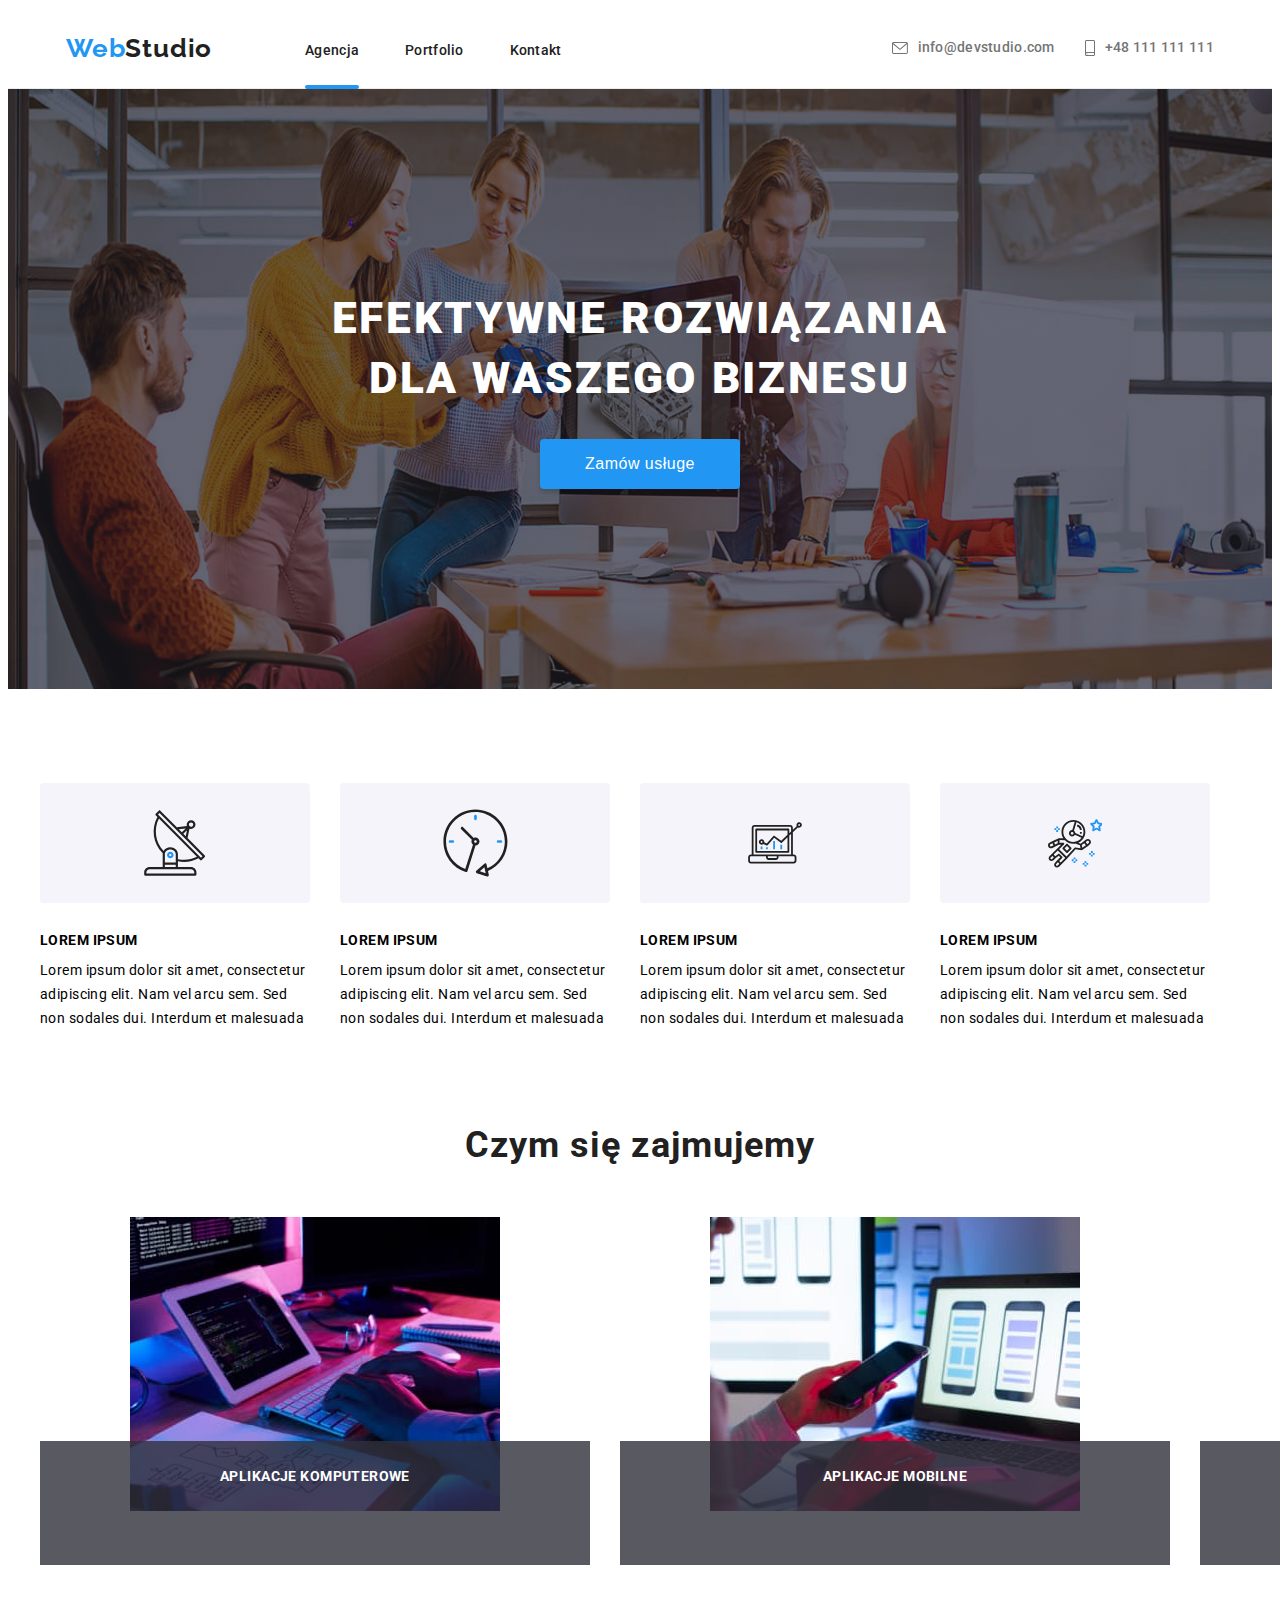
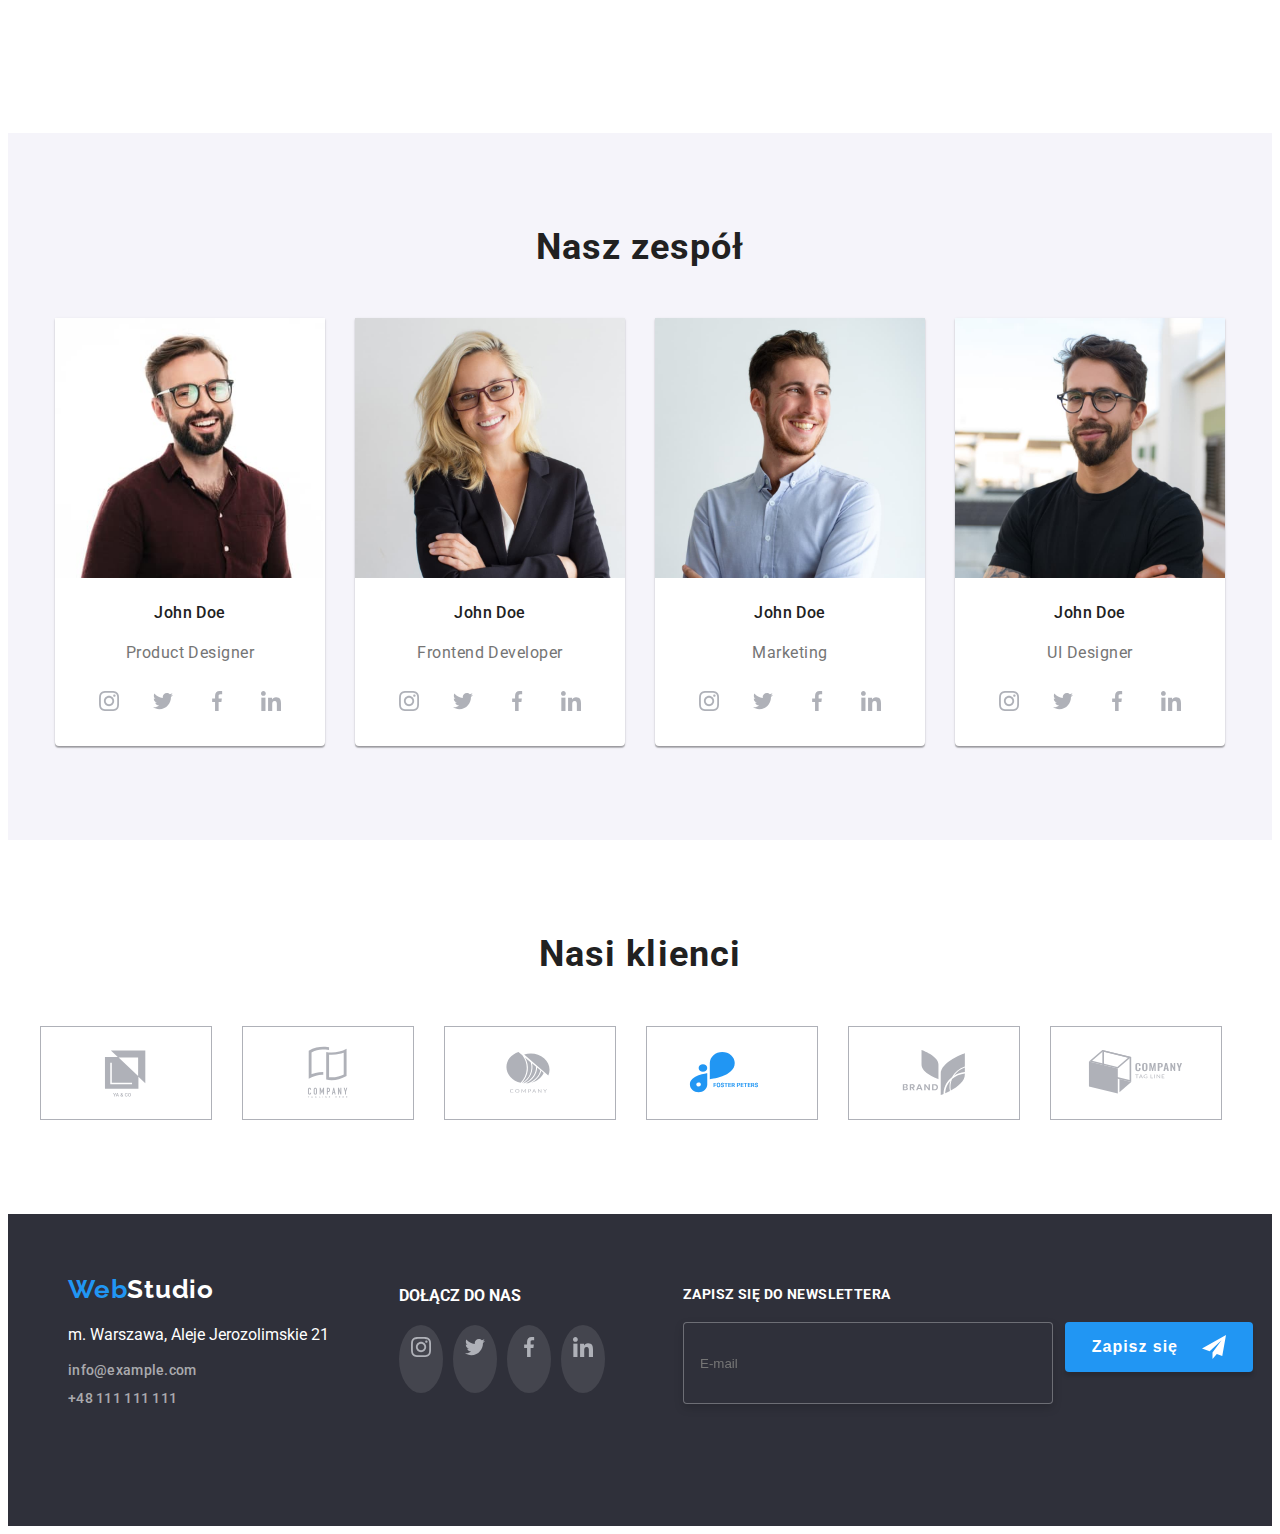
<file: index.html>
<!DOCTYPE html>
<html lang="en">
  <head>
    <meta charset="UTF-8" />
    <meta http-equiv="X-UA-Compatible" content="IE=edge" />
    <meta name="viewport" content="width=device-width, initial-scale=1.0" />
    <title>WebStudio</title>
    <link
      rel="stylesheet"
      href="https://cdnjs.cloudflare.com/ajax/libs/modern-normalize/1.1.0/modern-normalize.min.css"
      integrity="sha512-wpPYUAdjBVSE4KJnH1VR1HeZfpl1ub8YT/NKx4PuQ5NmX2tKuGu6U/JRp5y+Y8XG2tV+wKQpNHVUX03MfMFn9Q=="
      crossorigin="anonymous"
      referrerpolicy="no-referrer"
    />
    <link rel="stylesheet" href="./css/main.min.css" />
    <link rel="preconnect" href="https://fonts.googleapis.com" />
    <link rel="preconnect" href="https://fonts.gstatic.com" crossorigin />
    <link
      href="https://fonts.googleapis.com/css2?family=Raleway:wght@700&family=Roboto:wght@400;500;700;900&display=swap"
      rel="stylesheet"
    />
  </head>
  <body>
    <header class="page-header">
      <div class="container">
        <section class="top-section">
          <div class="top-section__container-logo">
            <a class="top-section__logo logo" href="./index.html"
              >Web<span class="logo__piece">Studio</span>
            </a>
          </div>
          <ul class="nav-list">
            <li class="nav-list__item">
              <a class="nav-list__link underline" href="./index.html"
                >Agencja</a
              >
            </li>
            <li class="nav-list__item">
              <a class="nav-list__link" href="./portfolio.html">Portfolio</a>
            </li>
            <li class="nav-list__item">
              <a class="nav-list__link" href="/kontakt">Kontakt</a>
            </li>
          </ul>

          <div class="contact">
            <a class="contact__links" href="mailto:info@devstudio.com"
              ><svg class="contact__icon contact__icon--elvelope">
                <use href="./images/icons.svg#icon-envelope"></use>
              </svg>
              info@devstudio.com</a
            >
            <a class="contact__links" href="tel:+48111111111"
              ><svg class="contact__icon contact__icon--smartphone">
                <use href="./images/icons.svg#icon-smartphone"></use>
              </svg>
              +48 111 111 111</a
            >
          </div>
        </section>
      </div>
    </header>
    <main>
      <div class="backdrop is-hidden" data-modal>
        <div class="modal">
          <button type="button" class="modal__close-btn" data-modal-close>
            <svg width="18px" height="18px">
              <use href="./images/icons.svg#icon-close-black-18dp-2-1"></use>
            </svg>
          </button>
          <h3 class="modal__title">Zostaw swoje dane w formularzu poniżej</h3>
          <form class="modal__form" name="name-1" autocomplete="off">
            <label class="modal__label" for="user-name">Imię</label>
            <div class="modal__item">
              <svg class="modal__icon">
                <use href="./images/icons.svg#icon-person-black-18dp-1"></use>
              </svg>
              <input
                class="modal__input"
                type="text"
                name="name"
                id="user-name"
                required
              />
            </div>
            <label class="modal__label" for="phone-number">Telefon</label>
            <div class="modal__item">
              <svg class="modal__icon">
                <use href="./images/icons.svg#icon-phone-black-18dp-1"></use>
              </svg>
              <input
                class="modal__input"
                type="tel"
                name="phone"
                id="phone-number"
                required
              />
            </div>
            <label class="modal__label" for="email-name">Email</label>
            <div class="modal__item">
              <svg class="modal__icon">
                <use href="./images/icons.svg#icon-email-black-18dp-1"></use>
              </svg>
              <input
                class="modal__input"
                type="email"
                name="mail"
                id="email-name"
                required
              />
            </div>
            <label class="modal__label" for="comment">Komenatrz</label>
            <textarea
              class="modal__comment"
              type="text"
              name="comment"
              id="comment"
              placeholder="Wprowadź tekst"
            ></textarea>

            <label class="checkbox-label" for="checkbox"
              ><input
                class="box-checkbox"
                type="checkbox"
                id="checkbox"
                name="checkbox"
              />
              <svg class="icon-checkbox-1">
                <use href="./images/icons.svg#icon-Vector"></use>
              </svg>
              <svg class="icon-checkbox-2">
                <use href="./images/icons.svg#icon-Vector-1"></use>
              </svg>
              <p class="modal__statement">
                Oświadczam iż akceptuję
                <span class="modal__statement-accent">Regulamin</span> i
                <span class="modal__statement-accent"
                  >Politykę Prywatności.</span
                >
              </p>
            </label>

            <button class="main-btn main-btn--modal" type="submit">
              <span class="main-btn_text">Wyślij</span>
            </button>
          </form>
        </div>
      </div>
      <div class="first-container">
        <div class="container">
          <h1 class="primary-h">EFEKTYWNE ROZWIĄZANIA DLA WASZEGO BIZNESU</h1>
          <button class="main-btn" type="button" data-modal-open>
            <span class="main-btn_text">Zamów usługe</span>
          </button>
        </div>
      </div>
      <div class="container">
        <ul class="rectangles">
          <li class="rectangles__item">
            <svg class="rectangles__1">
              <use href="images/icons.svg#icon-antenna-1"></use>
            </svg>
          </li>
          <li class="rectangles__item">
            <svg class="rectangles__2">
              <use href="images/icons.svg#icon-clock-1"></use>
            </svg>
          </li>
          <li class="rectangles__item">
            <svg class="rectangles__3">
              <use href="images/icons.svg#icon-diagram-1"></use>
            </svg>
          </li>
          <li class="rectangles__item">
            <svg class="rectangles__4">
              <use href="images/icons.svg#icon-astronaut-1"></use>
            </svg>
          </li>
        </ul>
        <ul class="lorems">
          <li class="lorems__h">
            LOREM IPSUM
            <p class="lorems__text">
              Lorem ipsum dolor sit amet, consectetur adipiscing elit. Nam vel
              arcu sem. Sed non sodales dui. Interdum et malesuada
            </p>
          </li>
          <li class="lorems__h">
            LOREM IPSUM
            <p class="lorems__text">
              Lorem ipsum dolor sit amet, consectetur adipiscing elit. Nam vel
              arcu sem. Sed non sodales dui. Interdum et malesuada
            </p>
          </li>
          <li class="lorems__h">
            LOREM IPSUM
            <p class="lorems__text">
              Lorem ipsum dolor sit amet, consectetur adipiscing elit. Nam vel
              arcu sem. Sed non sodales dui. Interdum et malesuada
            </p>
          </li>
          <li class="lorems__h">
            LOREM IPSUM

            <p class="lorems__text">
              Lorem ipsum dolor sit amet, consectetur adipiscing elit. Nam vel
              arcu sem. Sed non sodales dui. Interdum et malesuada
            </p>
          </li>
        </ul>
      </div>
      <section class="third-container">
        <div class="container">
          <h2 class="secondary-h">Czym się zajmujemy</h2>
          <ul class="images-list-1">
            <li class="images-list-1__item">
              <img
                src="images/img1.jpg"
                alt="a man creating code"
                width="370"
                height="294"
              />
              <p class="images-list-1__label">Aplikacje komputerowe</p>
            </li>
            <li class="images-list-1__item">
              <img
                src="images/img2.jpg"
                alt="a woman sitting in front of computer"
                width="370"
                height="294"
              />
              <p class="images-list-1__label">aplikacje mobilne</p>
            </li>
            <li class="images-list-1__item">
              <img
                src="images/img3.jpg"
                alt="a man using a tablet"
                width="370"
                height="294"
              />
              <p class="images-list-1__label">Rozwiązania graficzne</p>
            </li>
          </ul>
        </div>
      </section>
      <section class="team-container">
        <div class="container">
          <h2 class="third-h">Nasz zespół</h2>
          <ul class="images-list-2">
            <li class="images-list-2__item">
              <figure class="card">
                <img
                  class="card__image"
                  src="images/img1John.jpg"
                  alt="a picture of a product designer"
                />
                <figcaption>
                  <h4 class="card__name">John Doe</h4>
                  <p class="card__description">Product Designer</p>
                  <ul class="list-icons">
                    <li class="list-icons__item">
                      <svg class="list-icons__instagram">
                        <use href="images/icons.svg#icon-instagram-2"></use>
                      </svg>
                    </li>
                    <li class="list-icons__item">
                      <svg class="list-icons__twitter">
                        <use href="images/icons.svg#icon-twitter-1"></use>
                      </svg>
                    </li>
                    <li class="list-icons__item">
                      <svg class="list-icons__facebook">
                        <use href="images/icons.svg#icon-facebook-1"></use>
                      </svg>
                    </li>
                    <li class="list-icons__item">
                      <svg class="list-icons__linkedin">
                        <use href="images/icons.svg#icon-linkedin-1"></use>
                      </svg>
                    </li>
                  </ul>
                </figcaption>
              </figure>
            </li>
            <li class="images-list-2__item">
              <figure class="card">
                <img
                  class="card__image"
                  src="images/img2John.jpg"
                  alt="a picture of a frontend developer"
                />
                <figcaption>
                  <h4 class="card__name">John Doe</h4>
                  <p class="card__description">Frontend Developer</p>
                  <ul class="list-icons">
                    <li class="list-icons__item">
                      <svg class="list-icons__instagram">
                        <use href="images/icons.svg#icon-instagram-2"></use>
                      </svg>
                    </li>
                    <li class="list-icons__item">
                      <svg class="list-icons__twitter">
                        <use href="images/icons.svg#icon-twitter-1"></use>
                      </svg>
                    </li>
                    <li class="list-icons__item">
                      <svg class="list-icons__facebook">
                        <use href="images/icons.svg#icon-facebook-1"></use>
                      </svg>
                    </li>
                    <li class="list-icons__item">
                      <svg class="list-icons__linkedin">
                        <use href="images/icons.svg#icon-linkedin-1"></use>
                      </svg>
                    </li>
                  </ul>
                </figcaption>
              </figure>
            </li>
            <li class="images-list-2__item">
              <figure class="card">
                <img
                  class="card__image"
                  src="images/img3John.jpg"
                  alt="a picture of a marketing employee"
                />
                <figcaption>
                  <h4 class="card__name">John Doe</h4>
                  <p class="card__description">Marketing</p>
                  <ul class="list-icons">
                    <li class="list-icons__item">
                      <svg class="list-icons__instagram">
                        <use href="images/icons.svg#icon-instagram-2"></use>
                      </svg>
                    </li>
                    <li class="list-icons__item">
                      <svg class="list-icons__twitter">
                        <use href="images/icons.svg#icon-twitter-1"></use>
                      </svg>
                    </li>
                    <li class="list-icons__item">
                      <svg class="list-icons__facebook">
                        <use href="images/icons.svg#icon-facebook-1"></use>
                      </svg>
                    </li>
                    <li class="list-icons__item">
                      <svg class="list-icons__linkedin">
                        <use href="images/icons.svg#icon-linkedin-1"></use>
                      </svg>
                    </li>
                  </ul>
                </figcaption>
              </figure>
            </li>
            <li class="images-list-2__item">
              <figure class="card">
                <img
                  class="card__image"
                  src="images/img4John.jpg"
                  alt="a picture of an ui designer"
                />
                <figcaption>
                  <h4 class="card__name">John Doe</h4>
                  <p class="card__description">UI Designer</p>
                  <ul class="list-icons">
                    <li class="list-icons__item">
                      <svg class="list-icons__instagram">
                        <use href="images/icons.svg#icon-instagram-2"></use>
                      </svg>
                    </li>
                    <li class="list-icons__item">
                      <svg class="list-icons__twitter">
                        <use href="images/icons.svg#icon-twitter-1"></use>
                      </svg>
                    </li>
                    <li class="list-icons__item">
                      <svg class="list-icons__facebook">
                        <use href="images/icons.svg#icon-facebook-1"></use>
                      </svg>
                    </li>
                    <li class="list-icons__item">
                      <svg class="list-icons__linkedin">
                        <use href="images/icons.svg#icon-linkedin-1"></use>
                      </svg>
                    </li>
                  </ul>
                </figcaption>
              </figure>
            </li>
          </ul>
        </div>
      </section>
      <section class="customers">
        <div class="container">
          <h2 class="customers__h">Nasi klienci</h2>
          <ul class="customers-rectangles">
            <li class="customers-rectangles__item">
              <svg class="customers-rectangles__image">
                <use href="images/icons.svg#icon-Logo"></use>
              </svg>
            </li>
            <li class="customers-rectangles__item">
              <svg class="customers-rectangles__image">
                <use href="images/icons.svg#icon-Logo-1"></use>
              </svg>
            </li>
            <li class="customers-rectangles__item">
              <svg class="customers-rectangles__image">
                <use href="images/icons.svg#icon-Logo-2"></use>
              </svg>
            </li>
            <li class="customers-rectangles__item">
              <svg class="customers-rectangles__image">
                <use href="images/icons.svg#icon-Logo-3"></use>
              </svg>
            </li>
            <li class="customers-rectangles__item">
              <svg class="customers-rectangles__image">
                <use href="images/icons.svg#icon-Logo-4"></use>
              </svg>
            </li>
            <li class="customers-rectangles__item">
              <svg class="customers-rectangles__image">
                <use href="images/icons.svg#icon-Logo-5"></use>
              </svg>
            </li>
          </ul>
        </div>
      </section>
    </main>
    <footer class="footer-first-page">
      <section class="footer-section">
        <div class="container">
          <div class="container-footer">
            <div class="container-footer-data">
              <a class="logo" href="./index.html">
                Web<span class="logo__piece--reverse">Studio</span>
              </a>
              <ul class="footer-data">
                <li class="footer-data__item">
                  <p class="location">m. Warszawa, Aleje Jerozolimskie 21</p>
                </li>
                <li class="footer-data__item">
                  <a
                    class="contact__links--bottom"
                    href="mailto:info@example.com"
                    >info@example.com</a
                  ><br />
                </li>
                <li class="footer-data__item">
                  <a class="contact__links--bottom" href="tel:+48111111111"
                    >+48 111 111 111</a
                  >
                </li>
              </ul>
            </div>
            <div class="footer-join-us">
              <h4 class="footer-join-us__header">Dołącz do nas</h4>
              <ul class="footer-list-icons">
                <li class="footer-list-icons__item">
                  <svg class="footer-list-icons__instagram">
                    <use href="images/icons.svg#icon-instagram-2"></use>
                  </svg>
                </li>
                <li class="footer-list-icons__item">
                  <svg class="footer-list-icons__twitter">
                    <use href="images/icons.svg#icon-twitter-1"></use>
                  </svg>
                </li>
                <li class="footer-list-icons__item">
                  <svg class="footer-list-icons__facebook">
                    <use href="images/icons.svg#icon-facebook-1"></use>
                  </svg>
                </li>
                <li class="footer-list-icons__item">
                  <svg class="footer-list-icons__linkedin">
                    <use href="images/icons.svg#icon-linkedin-1"></use>
                  </svg>
                </li>
              </ul>
            </div>
            <div class="newsletter">
              <p class="newsletter__title">Zapisz się do newslettera</p>
              <form class="newsletter__form">
                <input
                  class="newsletter__input"
                  type="email"
                  id="newsletter-input"
                  placeholder="E-mail"
                />
                <button class="newsletter__btn" type="submit">
                  <span class="newsletter__btn-items">Zapisz się</span
                  ><svg width="24px" height="24px">
                    <use href="./images/icons.svg#icon-icon-send"></use>
                  </svg>
                </button>
              </form>
            </div>
          </div>
        </div>
      </section>
    </footer>
    <script src="./js/modal.js"></script>
  </body>
</html>
</file>
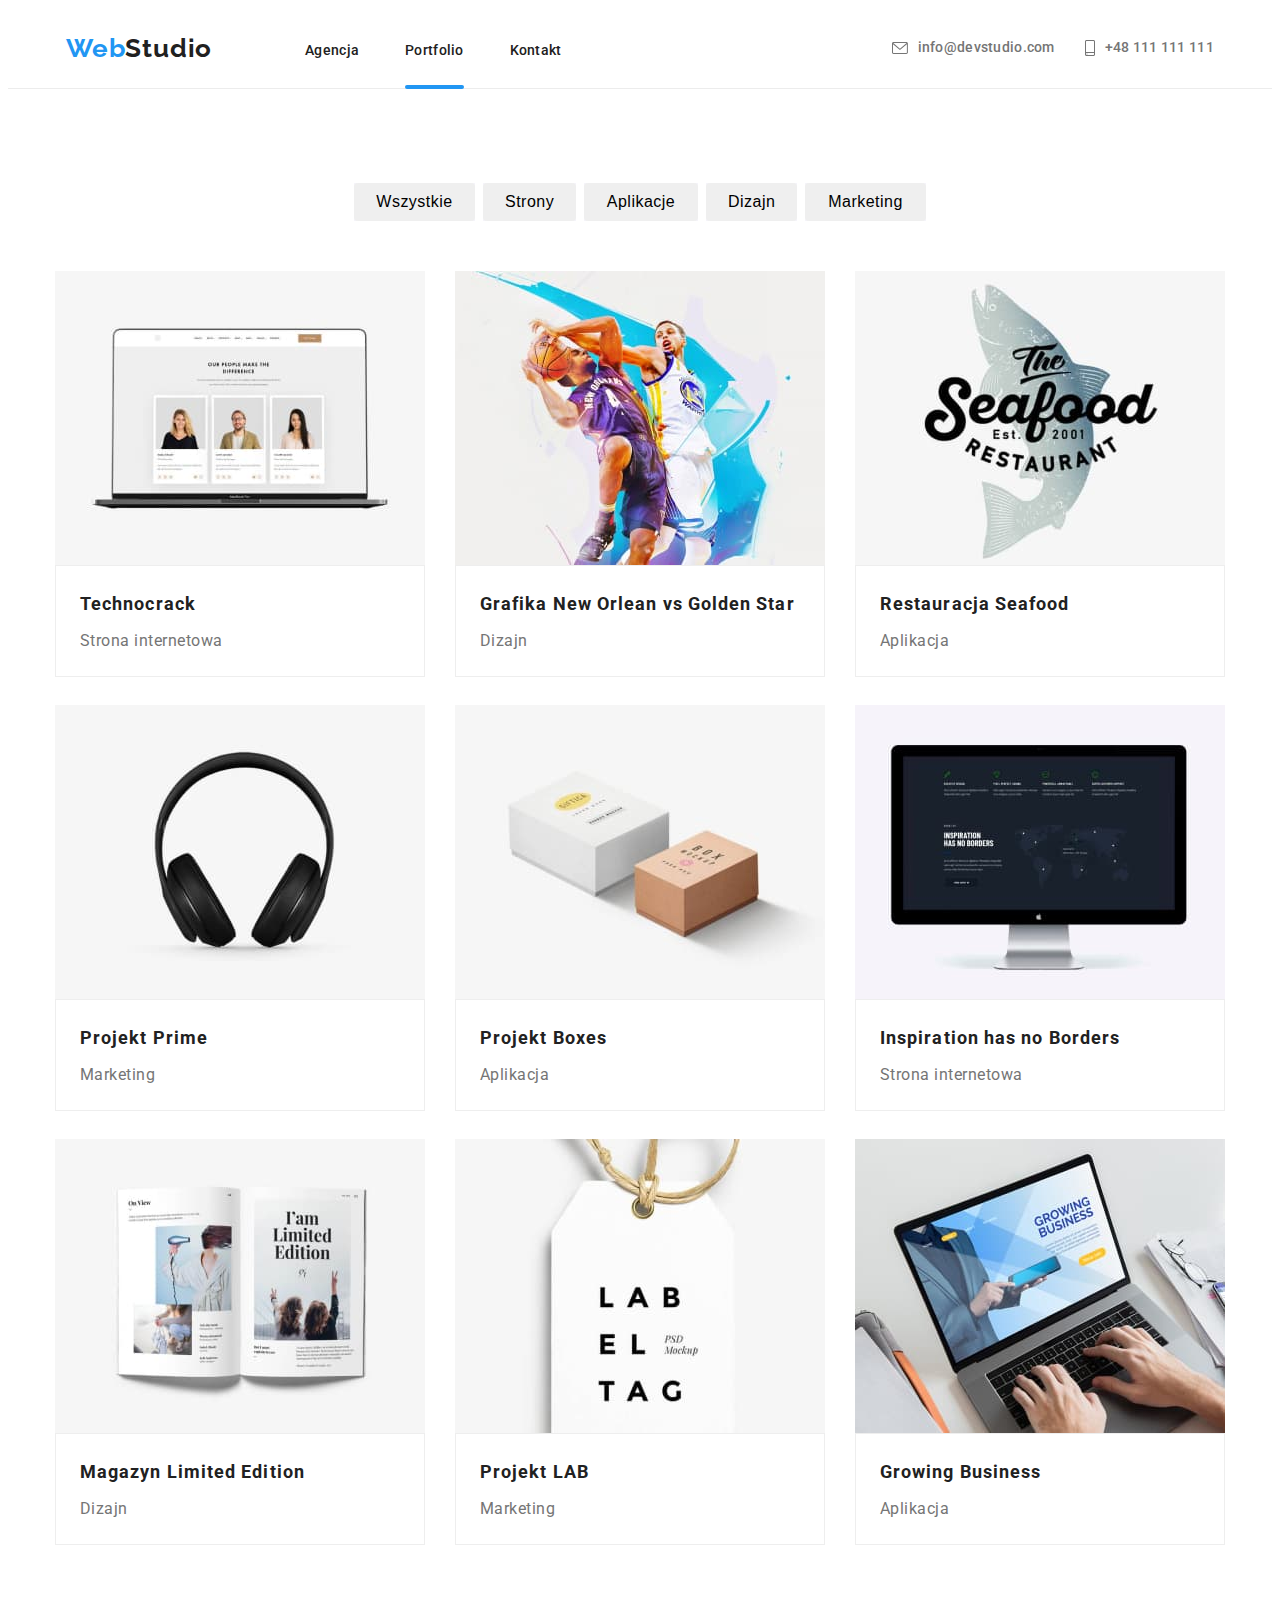
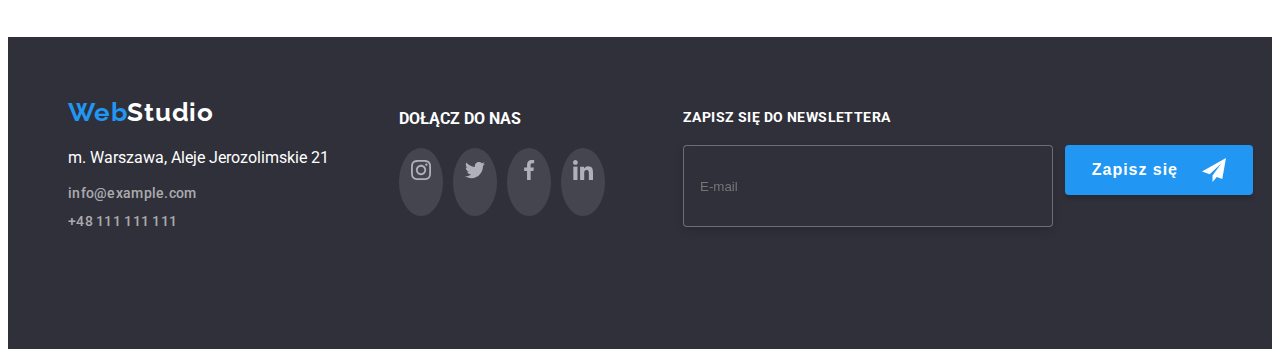
<file: portfolio.html>
<!DOCTYPE html>
<html lang="en">
  <head>
    <meta charset="UTF-8" />
    <meta http-equiv="X-UA-Compatible" content="IE=edge" />
    <meta name="viewport" content="width=device-width, initial-scale=1.0" />
    <title>Portfolio</title>
    <link
      rel="stylesheet"
      href="https://cdnjs.cloudflare.com/ajax/libs/modern-normalize/1.1.0/modern-normalize.min.css"
      integrity="sha512-wpPYUAdjBVSE4KJnH1VR1HeZfpl1ub8YT/NKx4PuQ5NmX2tKuGu6U/JRp5y+Y8XG2tV+wKQpNHVUX03MfMFn9Q=="
      crossorigin="anonymous"
      referrerpolicy="no-referrer"
    />
    <link rel="stylesheet" href="./css/main.min.css" />
    <link rel="preconnect" href="https://fonts.googleapis.com" />
    <link rel="preconnect" href="https://fonts.gstatic.com" crossorigin />
    <link
      href="https://fonts.googleapis.com/css2?family=Raleway:wght@700&family=Roboto:wght@400;500;700;900&display=swap"
      rel="stylesheet"
    />
  </head>
  <body>
    <header class="page-header">
      <div class="container">
        <section class="top-section">
          <div class="top-section__container-logo">
            <a class="top-section__logo logo" href="./index.html"
              >Web<span class="logo__piece">Studio</span>
            </a>
          </div>
          <ul class="nav-list">
            <li class="nav-list__item">
              <a class="nav-list__link" href="./index.html">Agencja</a>
            </li>
            <li class="nav-list__item">
              <a class="nav-list__link underline" href="./portfolio.html"
                >Portfolio</a
              >
            </li>
            <li class="nav-list__item">
              <a class="nav-list__link" href="/kontakt">Kontakt</a>
            </li>
          </ul>

          <div class="contact">
            <a class="contact__links" href="mailto:info@devstudio.com"
              ><svg class="contact__icon contact__icon--elvelope">
                <use href="./images/icons.svg#icon-envelope"></use>
              </svg>
              info@devstudio.com</a
            >
            <a class="contact__links" href="tel:+48111111111"
              ><svg class="contact__icon contact__icon--smartphone">
                <use href="./images/icons.svg#icon-smartphone"></use>
              </svg>
              +48 111 111 111</a
            >
          </div>
        </section>
      </div>
    </header>
    <main>
      <div class="container">
        <div class="portfolio-container">
          <ul class="portfolio-list">
            <li class="portfolio-list__item">
              <button class="portfolio-list__btn-1" type="button">
                <span>Wszystkie</span>
              </button>
            </li>
            <li class="portfolio-list__item">
              <button class="portfolio-list__btn-2" type="button">
                <span>Strony</span>
              </button>
            </li>
            <li class="portfolio-list__item">
              <button class="portfolio-list__btn-3" type="button">
                <span>Aplikacje</span>
              </button>
            </li>
            <li class="portfolio-list__item">
              <button class="portfolio-list__btn-4" type="button">
                <span>Dizajn</span>
              </button>
            </li>
            <li class="portfolio-list__item">
              <button class="portfolio-list__btn-5" type="button">
                <span>Marketing</span>
              </button>
            </li>
          </ul>
          <ul class="list-with-project">
            <li>
              <figure class="card-container">
                <div class="card-container__box">
                  <div class="card-container__overlay">
                    <p class="card-container__overlay-text">
                      Technocrack jest popularną platformą wykorzystywaną do
                      rozpowszechniania koronawirusa. Firmy wykorzystują tę
                      platformę do celów szpiegowskich i ataków na
                      niezabezpieczone serwery konkurencji.
                    </p>
                  </div>
                  <img
                    class="card-container__image"
                    src="images/imgportfolio1.jpg"
                    alt="Technocrack"
                  />
                </div>
                <figcaption class="card-container__description">
                  <ul class="card-container__list">
                    <li>
                      <h4 class="card-container__title">Technocrack</h4>
                    </li>
                    <li>
                      <p class="card-container__text">Strona internetowa</p>
                    </li>
                  </ul>
                </figcaption>
              </figure>
            </li>
            <li>
              <figure class="card-container">
                <div class="card-container__box">
                  <div class="card-container__overlay">
                    <p class="card-container__overlay-text">
                      Technocrack jest popularną platformą wykorzystywaną do
                      rozpowszechniania koronawirusa. Firmy wykorzystują tę
                      platformę do celów szpiegowskich i ataków na
                      niezabezpieczone serwery konkurencji.
                    </p>
                  </div>
                  <img
                    class="card-container__image"
                    src="images/imgportfolio2.jpg"
                    alt="New Orlean vs Golden Star image"
                  />
                </div>
                <figcaption class="card-container__description">
                  <ul class="card-container__list">
                    <li>
                      <h4 class="card-container__title">
                        Grafika New Orlean vs Golden Star
                      </h4>
                    </li>
                    <li>
                      <p class="card-container__text">Dizajn</p>
                    </li>
                  </ul>
                </figcaption>
              </figure>
            </li>
            <li>
              <figure class="card-container">
                <div class="card-container__box">
                  <div class="card-container__overlay">
                    <p class="card-container__overlay-text">
                      Technocrack jest popularną platformą wykorzystywaną do
                      rozpowszechniania koronawirusa. Firmy wykorzystują tę
                      platformę do celów szpiegowskich i ataków na
                      niezabezpieczone serwery konkurencji.
                    </p>
                  </div>
                  <img
                    class="card-container__image"
                    src="images/imgportfolio3.jpg"
                    alt="Seafood Restauration"
                  />
                </div>
                <figcaption class="card-container__description">
                  <ul class="card-container__list">
                    <li>
                      <h4 class="card-container__title">Restauracja Seafood</h4>
                    </li>
                    <li>
                      <p class="card-container__text">Aplikacja</p>
                    </li>
                  </ul>
                </figcaption>
              </figure>
            </li>
            <li>
              <figure class="card-container">
                <div class="card-container__box">
                  <div class="card-container__overlay">
                    <p class="card-container__overlay-text">
                      Technocrack jest popularną platformą wykorzystywaną do
                      rozpowszechniania koronawirusa. Firmy wykorzystują tę
                      platformę do celów szpiegowskich i ataków na
                      niezabezpieczone serwery konkurencji.
                    </p>
                  </div>
                  <img
                    class="card-container__image"
                    src="images/imgportfolio4.jpg"
                    alt="Prime Project"
                  />
                </div>
                <figcaption class="card-container__description">
                  <ul class="card-container__list">
                    <li>
                      <h4 class="card-container__title">Projekt Prime</h4>
                    </li>
                    <li>
                      <p class="card-container__text">Marketing</p>
                    </li>
                  </ul>
                </figcaption>
              </figure>
            </li>
            <li>
              <figure class="card-container">
                <div class="card-container__box">
                  <div class="card-container__overlay">
                    <p class="card-container__overlay-text">
                      Technocrack jest popularną platformą wykorzystywaną do
                      rozpowszechniania koronawirusa. Firmy wykorzystują tę
                      platformę do celów szpiegowskich i ataków na
                      niezabezpieczone serwery konkurencji.
                    </p>
                  </div>
                  <img
                    class="card-container__image"
                    src="images/imgportfolio5.jpg"
                    alt="Boxes Project"
                  />
                </div>
                <figcaption class="card-container__description">
                  <ul class="card-container__list">
                    <li>
                      <h4 class="card-container__title">Projekt Boxes</h4>
                    </li>
                    <li>
                      <p class="card-container__text">Aplikacja</p>
                    </li>
                  </ul>
                </figcaption>
              </figure>
            </li>
            <li>
              <figure class="card-container">
                <div class="card-container__box">
                  <div class="card-container__overlay">
                    <p class="card-container__overlay-text">
                      Technocrack jest popularną platformą wykorzystywaną do
                      rozpowszechniania koronawirusa. Firmy wykorzystują tę
                      platformę do celów szpiegowskich i ataków na
                      niezabezpieczone serwery konkurencji.
                    </p>
                  </div>
                  <img
                    class="card-container__image"
                    src="images/imgportfolio6.jpg"
                    alt="Inspiration has no Borders"
                  />
                </div>
                <figcaption class="card-container__description">
                  <ul class="card-container__list">
                    <li>
                      <h4 class="card-container__title">
                        Inspiration has no Borders
                      </h4>
                    </li>
                    <li>
                      <p class="card-container__text">Strona internetowa</p>
                    </li>
                  </ul>
                </figcaption>
              </figure>
            </li>
            <li>
              <figure class="card-container">
                <div class="card-container__box">
                  <div class="card-container__overlay">
                    <p class="card-container__overlay-text">
                      Technocrack jest popularną platformą wykorzystywaną do
                      rozpowszechniania koronawirusa. Firmy wykorzystują tę
                      platformę do celów szpiegowskich i ataków na
                      niezabezpieczone serwery konkurencji.
                    </p>
                  </div>
                  <img
                    class="card-container__image"
                    src="images/imgportfolio7.jpg"
                    alt="Magazyn Limited Edition"
                  />
                </div>
                <figcaption class="card-container__description">
                  <ul class="card-container__list">
                    <li>
                      <h4 class="card-container__title">
                        Magazyn Limited Edition
                      </h4>
                    </li>
                    <li>
                      <p class="card-container__text">Dizajn</p>
                    </li>
                  </ul>
                </figcaption>
              </figure>
            </li>
            <li>
              <figure class="card-container">
                <div class="card-container__box">
                  <div class="card-container__overlay">
                    <p class="card-container__overlay-text">
                      Technocrack jest popularną platformą wykorzystywaną do
                      rozpowszechniania koronawirusa. Firmy wykorzystują tę
                      platformę do celów szpiegowskich i ataków na
                      niezabezpieczone serwery konkurencji.
                    </p>
                  </div>
                  <img
                    class="card-container__image"
                    src="images/imgportfolio8.jpg"
                    alt="Project LAB"
                  />
                </div>
                <figcaption class="card-container__description">
                  <ul class="card-container__list">
                    <li>
                      <h4 class="card-container__title">Projekt LAB</h4>
                    </li>
                    <li>
                      <p class="card-container__text">Marketing</p>
                    </li>
                  </ul>
                </figcaption>
              </figure>
            </li>
            <li>
              <figure class="card-container">
                <div class="card-container__box">
                  <div class="card-container__overlay">
                    <p class="card-container__overlay-text">
                      Technocrack jest popularną platformą wykorzystywaną do
                      rozpowszechniania koronawirusa. Firmy wykorzystują tę
                      platformę do celów szpiegowskich i ataków na
                      niezabezpieczone serwery konkurencji.
                    </p>
                  </div>
                  <img
                    class="card-container__image"
                    src="images/imgportfolio9.jpg"
                    alt="Growing Business"
                  />
                </div>
                <figcaption class="card-container__description">
                  <ul class="card-container__list">
                    <li>
                      <h4 class="card-container__title">Growing Business</h4>
                    </li>
                    <li>
                      <p class="card-container__text">Aplikacja</p>
                    </li>
                  </ul>
                </figcaption>
              </figure>
            </li>
          </ul>
        </div>
      </div>
    </main>
    <footer class="footer-first-page">
      <section class="footer-section">
        <div class="container">
          <div class="container-footer">
            <div class="container-footer-data">
              <a class="logo" href="./index.html">
                Web<span class="logo__piece--reverse">Studio</span>
              </a>
              <ul class="footer-data">
                <li class="footer-data__item">
                  <p class="location">m. Warszawa, Aleje Jerozolimskie 21</p>
                </li>
                <li class="footer-data__item">
                  <a
                    class="contact__links--bottom"
                    href="mailto:info@example.com"
                    >info@example.com</a
                  ><br />
                </li>
                <li class="footer-data__item">
                  <a class="contact__links--bottom" href="tel:+48111111111"
                    >+48 111 111 111</a
                  >
                </li>
              </ul>
            </div>
            <div class="footer-join-us">
              <h4 class="footer-join-us__header">Dołącz do nas</h4>
              <ul class="footer-list-icons">
                <li class="footer-list-icons__item">
                  <svg class="footer-list-icons__instagram">
                    <use href="images/icons.svg#icon-instagram-2"></use>
                  </svg>
                </li>
                <li class="footer-list-icons__item">
                  <svg class="footer-list-icons__twitter">
                    <use href="images/icons.svg#icon-twitter-1"></use>
                  </svg>
                </li>
                <li class="footer-list-icons__item">
                  <svg class="footer-list-icons__facebook">
                    <use href="images/icons.svg#icon-facebook-1"></use>
                  </svg>
                </li>
                <li class="footer-list-icons__item">
                  <svg class="footer-list-icons__linkedin">
                    <use href="images/icons.svg#icon-linkedin-1"></use>
                  </svg>
                </li>
              </ul>
            </div>
            <div class="newsletter">
              <p class="newsletter__title">Zapisz się do newslettera</p>
              <form class="newsletter__form">
                <input
                  class="newsletter__input"
                  type="email"
                  id="newsletter-input"
                  placeholder="E-mail"
                />
                <button class="newsletter__btn" type="submit">
                  <span class="newsletter__btn-items">Zapisz się</span
                  ><svg width="24px" height="24px">
                    <use href="./images/icons.svg#icon-icon-send"></use>
                  </svg>
                </button>
              </form>
            </div>
          </div>
        </div>
      </section>
    </footer>
  </body>
</html>
</file>
<file: css/main.min.css>
.container{max-width:1200px;text-align:center;margin:auto}.page-header{background:var(--acent-color-for-containers);width:100%;height:80px;margin-top:0px;margin-left:0px;display:-webkit-box;display:-ms-flexbox;display:flex;-webkit-box-pack:center;-ms-flex-pack:center;justify-content:center;-webkit-box-align:center;-ms-flex-align:center;align-items:center;border-bottom:1px solid #ececec}.top-section{display:-webkit-box;display:-ms-flexbox;display:flex;-webkit-box-pack:center;-ms-flex-pack:center;justify-content:center;-webkit-box-align:center;-ms-flex-align:center;align-items:center}.top-section__container-logo{margin-right:93px}.logo{color:#2196f3;font-family:"Raleway";text-decoration:none;font-weight:700;font-size:26px;line-height:1.19;letter-spacing:.03em}.logo__piece{color:#212121}.logo__piece--reverse{color:#fff}.nav-list{list-style-type:none;display:-webkit-box;display:-ms-flexbox;display:flex;margin-top:0px;margin-bottom:0px;padding-left:0px;-webkit-transition:-webkit-transform 250ms ease;transition:-webkit-transform 250ms ease;transition:transform 250ms ease;transition:transform 250ms ease, -webkit-transform 250ms ease;-webkit-transition-timing-function:cubic-bezier(0.4, 0, 0.2, 1);transition-timing-function:cubic-bezier(0.4, 0, 0.2, 1);margin-top:32px;margin-right:330px;height:48px}.nav-list__item:not(:last-child){margin-right:46px}.nav-list__link{text-decoration:none;font-weight:500;font-size:14px;line-height:1.14;letter-spacing:.02em;color:#212121;width:-webkit-fit-content;width:-moz-fit-content;width:fit-content;position:relative;display:inline-block}.nav-list__link:hover,.nav-list__link:focus{color:#2196f3}.underline::after{content:"";position:absolute;background-color:#2196f3;display:block;height:4px;width:100%;border-radius:2px;top:42px;fill:solid}.contact{display:-webkit-box;display:-ms-flexbox;display:flex;width:-webkit-fit-content;width:-moz-fit-content;width:fit-content}.contact__links{text-decoration:none;font-weight:500;font-size:14px;line-height:1.14;letter-spacing:.02em;color:#757575;width:-webkit-fit-content;width:-moz-fit-content;width:fit-content;display:-webkit-box;display:-ms-flexbox;display:flex;text-align:center;-webkit-transition:-webkit-transform 250ms ease;transition:-webkit-transform 250ms ease;transition:transform 250ms ease;transition:transform 250ms ease, -webkit-transform 250ms ease;-webkit-transition-timing-function:cubic-bezier(0.4, 0, 0.2, 1);transition-timing-function:cubic-bezier(0.4, 0, 0.2, 1)}.contact__links:not(:last-child){margin-right:30px}.contact__links:hover,.contact__links:focus{color:#2196f3;--color1: #2196f3}.contact__icon--elvelope{width:16px;height:12px;margin-top:2px;margin-right:10px}.contact__icon--smartphone{width:10px;height:16px;margin-right:10px}.backdrop{position:fixed;left:0;top:0;width:100%;height:100%;background:rgba(0,0,0,.2);display:-webkit-box;display:-ms-flexbox;display:flex;z-index:1;-webkit-box-pack:center;-ms-flex-pack:center;justify-content:center}.is-hidden{opacity:0;visibility:hidden;pointer-events:none}.modal{width:528px;height:581px;background-color:#fff;-webkit-box-shadow:0px 1px 3px rgba(0,0,0,.12),0px 1px 1px rgba(0,0,0,.14),0px 2px 1px rgba(0,0,0,.2);box-shadow:0px 1px 3px rgba(0,0,0,.12),0px 1px 1px rgba(0,0,0,.14),0px 2px 1px rgba(0,0,0,.2);border-radius:4px;position:fixed;z-index:1;-ms-flex-item-align:center;align-self:center;-webkit-transition:-webkit-transform 250ms ease;transition:-webkit-transform 250ms ease;transition:transform 250ms ease;transition:transform 250ms ease, -webkit-transform 250ms ease;-webkit-transition-timing-function:cubic-bezier(0.4, 0, 0.2, 1);transition-timing-function:cubic-bezier(0.4, 0, 0.2, 1)}.modal__close-btn{position:absolute;width:30px;height:30px;cursor:pointer;border-radius:50%;margin:8px 0px 0px 490px;padding:6px 0px 6px 0px;background-color:var(--acent-color-text);border:1px solid rgba(0,0,0,.1)}.modal__title{font-weight:700;font-size:20px;line-height:23px;text-align:center;letter-spacing:.03em;color:var(--main-text-color);margin-top:40px}.modal__label{display:-webkit-box;display:-ms-flexbox;display:flex;-webkit-box-orient:vertical;-webkit-box-direction:normal;-ms-flex-direction:column;flex-direction:column;font-weight:400;font-size:12px;line-height:14px;letter-spacing:.01em;color:#757575;margin-left:40px}.modal__item{width:448px;height:40px;border:1px solid rgba(33,33,33,.2);border-radius:4px;display:-webkit-box;display:-ms-flexbox;display:flex;-webkit-box-align:center;-ms-flex-align:center;align-items:center;margin:4px 40px 10px 40px;padding-left:15px;cursor:pointer}.modal__item:focus-within,.modal__item:hover{fill:#2196f3;border:1px solid #2196f3;-webkit-transition:-webkit-transform 250ms ease;transition:-webkit-transform 250ms ease;transition:transform 250ms ease;transition:transform 250ms ease, -webkit-transform 250ms ease;-webkit-transition-timing-function:cubic-bezier(0.4, 0, 0.2, 1);transition-timing-function:cubic-bezier(0.4, 0, 0.2, 1)}.modal__icon{width:18px;height:18px}.modal__input{width:380px;height:20px;margin-left:15px;border:var(--acent-color-text);outline:none;cursor:pointer}.modal__comment{resize:none;width:448px;height:120px;border:1px solid rgba(33,33,33,.2);border-radius:4px;margin:4px 40px 20px 40px;padding:12px 16px;outline:none;cursor:pointer}.modal__comment:focus,.modal__comment:hover{border:1px solid #2196f3;-webkit-transition:-webkit-transform 250ms ease;transition:-webkit-transform 250ms ease;transition:transform 250ms ease;transition:transform 250ms ease, -webkit-transform 250ms ease;-webkit-transition-timing-function:cubic-bezier(0.4, 0, 0.2, 1);transition-timing-function:cubic-bezier(0.4, 0, 0.2, 1)}.checkbox-label{position:relative;display:-webkit-box;display:-ms-flexbox;display:flex;text-align:center;-webkit-box-pack:center;-ms-flex-pack:center;justify-content:center;width:420px;height:24px;margin:0px 54px 0px 54px}.box-checkbox{opacity:0;width:0px;height:0px}.box-checkbox:checked~.icon-checkbox-2{background-color:#2196f3;--color2: var(--acent-color-text);opacity:1;visibility:visible;border-radius:2px}.icon-checkbox-1{position:absolute;width:16px;height:16px;top:10%;left:0}.icon-checkbox-2{position:absolute;width:16px;height:16px;--color2: var(--main-text-color);visibility:hidden;top:10%;left:0}.modal__statement{font-weight:400;font-size:14px;line-height:24px;letter-spacing:.03em;color:#757575;white-space:nowrap;margin:0px 0px 0px 23px}.modal__statement-accent{color:#2196f3;text-decoration:underline}.main-btn{text-align:center;width:200px;height:50px;font-weight:700;font-size:16px;color:#fff;letter-spacing:.06em;background:#2196f3;-webkit-box-shadow:0px 4px 4px rgba(0,0,0,.15);box-shadow:0px 4px 4px rgba(0,0,0,.15);border-radius:4px;border:0;cursor:pointer;-webkit-transition:-webkit-transform 250ms ease;transition:-webkit-transform 250ms ease;transition:transform 250ms ease;transition:transform 250ms ease, -webkit-transform 250ms ease;-webkit-transition-timing-function:cubic-bezier(0.4, 0, 0.2, 1);transition-timing-function:cubic-bezier(0.4, 0, 0.2, 1)}.main-btn--modal{margin:30px 164px}.main-btn:hover,.main-btn:focus{background-color:#2196f3;color:#fff;-webkit-box-shadow:0px 3px 1px rgba(0,0,0,.1),0px 1px 2px rgba(0,0,0,.08),0px 2px 2px rgba(0,0,0,.12);box-shadow:0px 3px 1px rgba(0,0,0,.1),0px 1px 2px rgba(0,0,0,.08),0px 2px 2px rgba(0,0,0,.12);border-radius:4px}.main-btn_text{font-weight:500;font-size:16px;line-height:1.62;text-align:center;letter-spacing:.03em;color:#fff}.first-container{background-image:-webkit-gradient(linear, left top, right top, from(rgba(47, 48, 58, 0.4)), color-stop(0%, rgba(47, 48, 58, 0.4))),url(../images/backimg.jpg);background-image:linear-gradient(90deg, rgba(47, 48, 58, 0.4) 0%, rgba(47, 48, 58, 0.4) 0%),url(../images/backimg.jpg);background-position:center;background-repeat:no-repeat;background-size:100% 600px;width:100%;height:600px;display:-webkit-box;display:-ms-flexbox;display:flex}.primary-h{width:696px;height:-webkit-fit-content;height:-moz-fit-content;height:fit-content;font-weight:900;font-size:44px;line-height:1.36;text-align:center;letter-spacing:.06em;text-transform:uppercase;color:#fff;margin-top:0px;margin-bottom:30px}.rectangles{list-style-type:none;display:-webkit-box;display:-ms-flexbox;display:flex;margin-top:94px;margin-bottom:30px;padding:0px}.rectangles__item{width:270px;height:120px;background-color:#f5f4fa;border-radius:4px}.rectangles__item:not(:last-child){margin-right:30px}.rectangles__1{margin-top:25px;width:65.32px;height:70px}.rectangles__2{margin-top:25px;width:66.96px;height:70px}.rectangles__3{margin-top:33.2px;width:70px;height:53.69px}.rectangles__4{margin-top:30.23px;width:54.83px;height:60.66px}.lorems{width:1200px;margin-top:0px;margin-bottom:0px;padding-left:0px;display:-webkit-box;display:-ms-flexbox;display:flex}.lorems__h{font-weight:700;font-size:14px;line-height:1.14;letter-spacing:.03em;text-transform:uppercase;color:var(--main-text-color);list-style-type:none;width:270px;height:auto;text-align:left}.lorems__h:not(:last-child){margin-right:30px}.lorems__text{list-style-type:none;font-weight:400;font-size:14px;line-height:1.71;letter-spacing:.03em;text-transform:none;color:var(--third-main-text-color);margin:10px 0px 0px 0px}.lorems__text:not(:last-child){margin-right:30px}.third-container{width:1200px;background-color:#fff;margin:auto;display:-webkit-box;display:-ms-flexbox;display:flex;padding-top:94px;padding-bottom:94px}.secondary-h{font-weight:700;font-size:36px;line-height:1.16;letter-spacing:.03em;color:#212121;margin:auto;margin-bottom:50px}.images-list-1{list-style-type:none;margin-top:0px;margin-bottom:0px;padding-left:0px;display:-webkit-box;display:-ms-flexbox;display:flex}.images-list-1__item:not(:last-child){margin-right:30px}.images-list-1__label{font-size:14px;font-weight:700;line-height:16px;letter-spacing:.03em;text-align:center;text-transform:uppercase;color:#fff;background:rgba(47,48,58,.8);position:relative;bottom:74px;width:370px;height:70px;margin:0;padding:27px 90px}.third-container{width:1200px;margin:auto;display:-webkit-box;display:-ms-flexbox;display:flex;padding-top:94px;padding-bottom:94px}.team-container{background:#f5f4fa;width:100%;display:-webkit-box;display:-ms-flexbox;display:flex;margin:auto;-webkit-box-pack:center;-ms-flex-pack:center;justify-content:center;padding-top:94px;padding-bottom:94px}.third-h{font-weight:700;font-size:36px;line-height:1.16;letter-spacing:.03em;color:#212121;width:352px;margin:auto;margin-bottom:50px}.images-list-2{list-style-type:none;display:-webkit-box;display:-ms-flexbox;display:flex;margin-top:0px;margin-bottom:0px;padding-left:0px}.images-list-2__item:not(:last-child){margin-right:30px}.card{background:#fff;width:270px;height:428px;margin:0px;-webkit-box-shadow:0px 1px 3px rgba(0,0,0,.12),0px 1px 1px rgba(0,0,0,.14),0px 2px 1px rgba(0,0,0,.2);box-shadow:0px 1px 3px rgba(0,0,0,.12),0px 1px 1px rgba(0,0,0,.14),0px 2px 1px rgba(0,0,0,.2);border-radius:0px 0px 4px 4px}.card__image{width:270px;height:260px}.card__name{font-weight:500;font-size:16px;line-height:1.18;letter-spacing:.03em;color:#212121}.card__description{font-weight:400;font-size:16px;line-height:1.18;letter-spacing:.03em;color:#757575}.list-icons{list-style-type:none;display:-webkit-box;display:-ms-flexbox;display:flex;width:206px;height:56px;padding:0px;margin:auto;margin-top:16px}.list-icons__item{width:44px;height:44px;border-radius:50%;padding:12px;cursor:pointer}.list-icons__item:hover,.list-icons__item:focus{background-color:#2196f3;--color3: #ffffff;-webkit-transition:-webkit-transform 250ms ease;transition:-webkit-transform 250ms ease;transition:transform 250ms ease;transition:transform 250ms ease, -webkit-transform 250ms ease;-webkit-transition-timing-function:cubic-bezier(0.4, 0, 0.2, 1);transition-timing-function:cubic-bezier(0.4, 0, 0.2, 1)}.list-icons__item:not(:last-child){margin-right:10px}.list-icons__instagram{width:20px;height:20px;margin:auto}.list-icons__twitter{width:20px;height:20px;margin:auto}.list-icons__facebook{width:20px;height:20px;margin:auto}.list-icons__linkedin{width:20px;height:20px;margin:auto}.customers{width:100%;background-color:#fff;margin-top:94px}.customers__h{font-weight:700;font-size:36px;line-height:1.16;letter-spacing:.03em;color:#212121;margin:auto}.customers-rectangles{list-style-type:none;display:-webkit-box;display:-ms-flexbox;display:flex;margin-top:50px;margin-bottom:94px;padding:0px}.customers-rectangles__item{width:170px;height:92px;border:1px solid #afb1b8;cursor:pointer;display:-webkit-box;display:-ms-flexbox;display:flex;-webkit-box-align:center;-ms-flex-align:center;align-items:center;-webkit-box-pack:center;-ms-flex-pack:center;justify-content:center}.customers-rectangles__item:hover,.customers-rectangles__item:focus{--color3: #2196f3;border-color:#2196f3;-webkit-transition:-webkit-transform 250ms ease;transition:-webkit-transform 250ms ease;transition:transform 250ms ease;transition:transform 250ms ease, -webkit-transform 250ms ease;-webkit-transition-timing-function:cubic-bezier(0.4, 0, 0.2, 1);transition-timing-function:cubic-bezier(0.4, 0, 0.2, 1)}.customers-rectangles__item:not(:last-child){margin-right:30px}.customers-rectangles__image{width:106px;height:60.04px}.footer-first-page{background:#2f303a}.footer-section{padding:0px 60px 60px 60px}.container-footer{display:-webkit-box;display:-ms-flexbox;display:flex}.container-footer-data{text-align:left;width:-webkit-fit-content;width:-moz-fit-content;width:fit-content;margin:60px 0px 0px 0px}.footer-data{list-style-type:none;margin:0px;padding:0px;text-align:left;margin-top:20px;color:#fff}.footer-data__item{white-space:nowrap}.footer-data__item:not(:last-child){margin-bottom:9px}.contact__links--bottom{text-decoration:none;font-style:normal;font-weight:500;font-size:14px;line-height:1.14;letter-spacing:.02em;color:rgba(255,255,255,.6)}.contact__links--bottom:hover,.contact__links--bottom:focus{color:#2196f3;-webkit-transition:-webkit-transform 250ms ease;transition:-webkit-transform 250ms ease;transition:transform 250ms ease;transition:transform 250ms ease, -webkit-transform 250ms ease;-webkit-transition-timing-function:cubic-bezier(0.4, 0, 0.2, 1);transition-timing-function:cubic-bezier(0.4, 0, 0.2, 1)}.footer-join-us{width:206px;height:80px;margin-left:70px;margin-bottom:100px;margin-top:72px}.footer-join-us__header{width:113px;color:#fff;text-transform:uppercase;white-space:nowrap;margin-bottom:20px;margin-top:0px}.footer-list-icons{list-style-type:none;display:-webkit-box;display:-ms-flexbox;display:flex;width:206px;height:56px;padding:0px;margin:auto;margin-top:16px}.footer-list-icons__item{width:44px;height:44px;border-radius:50%;padding:12px;cursor:pointer}.footer-list-icons__item{--color2: $acent-color-text;background-color:rgba(255,255,255,.1019607843)}.footer-list-icons__item:hover,.footer-list-icons__item:focus{--color3: #ffffff;background-color:#2196f3;-webkit-transition:-webkit-transform 250ms ease;transition:-webkit-transform 250ms ease;transition:transform 250ms ease;transition:transform 250ms ease, -webkit-transform 250ms ease;-webkit-transition-timing-function:cubic-bezier(0.4, 0, 0.2, 1);transition-timing-function:cubic-bezier(0.4, 0, 0.2, 1)}.footer-list-icons__item:not(:last-child){margin-right:10px}.footer-list-icons__instagram{width:20px;height:20px;margin:auto}.footer-list-icons__twitter{width:20px;height:20px;margin:auto}.footer-list-icons__facebook{width:20px;height:20px;margin:auto}.footer-list-icons__linkedin{width:20px;height:20px;margin:auto}.newsletter{width:570px;height:86px;margin:72px 215px 94px 78px}.newsletter__title{font-weight:700;font-size:14px;line-height:16px;letter-spacing:.03em;text-transform:uppercase;color:#fff;text-align:left;width:-webkit-fit-content;width:-moz-fit-content;width:fit-content;margin:0}.newsletter__form{display:-webkit-box;display:-ms-flexbox;display:flex;margin-top:20px}.newsletter__input{color:rgba(255,255,255,.6);outline:none;width:358px;height:50px;border:1px solid rgba(255,255,255,.3);-webkit-filter:drop-shadow(0px 4px 4px rgba(0, 0, 0, 0.15));filter:drop-shadow(0px 4px 4px rgba(0, 0, 0, 0.15));border-radius:4px;background:#2f303a;padding:15px 16px;margin-right:12px;cursor:pointer}.newsletter__btn{display:-webkit-box;display:-ms-flexbox;display:flex;-webkit-box-align:center;-ms-flex-align:center;align-items:center;-webkit-box-pack:center;-ms-flex-pack:center;justify-content:center;text-align:center;width:200px;height:50px;font-weight:700;font-size:16px;color:#fff;letter-spacing:.06em;background:#2196f3;-webkit-box-shadow:0px 4px 4px rgba(0,0,0,.15);box-shadow:0px 4px 4px rgba(0,0,0,.15);border-radius:4px;border:0;cursor:pointer}.newsletter__btn-items{margin-right:24px}.portfolio-list{display:-webkit-box;display:-ms-flexbox;display:flex;-webkit-box-orient:horizontal;-webkit-box-direction:normal;-ms-flex-direction:row;flex-direction:row;list-style-type:none;color:#212121;margin:0px;margin-bottom:34px;padding:0;padding-bottom:16px;-webkit-box-pack:center;-ms-flex-pack:center;justify-content:center}.portfolio-list__item{background-color:#f5f4fa}.portfolio-list__item:not(:last-child){margin-right:8px}.portfolio-list__btn-1{width:121px;height:38px;border-radius:4px;border:0;font-weight:500;font-size:16px;line-height:1.62;text-align:center;letter-spacing:.03em;padding:6px 22px 6px 22px}.portfolio-list__btn-2{width:93px;height:38px;border-radius:4px;border:0;font-weight:500;font-size:16px;line-height:1.62;text-align:center;letter-spacing:.03em;padding:6px 22px 6px 22px}.portfolio-list__btn-3{width:114px;height:38px;border-radius:4px;border:0;font-weight:500;font-size:16px;line-height:1.62;text-align:center;letter-spacing:.03em;padding:6px 22px 6px 22px}.portfolio-list__btn-4{width:91px;height:38px;border-radius:4px;border:0;font-weight:500;font-size:16px;line-height:1.62;text-align:center;letter-spacing:.03em;padding:6px 22px 6px 22px}.portfolio-list__btn-5{width:121px;height:38px;border-radius:4px;border:0;font-weight:500;font-size:16px;line-height:1.62;text-align:center;letter-spacing:.03em;padding:6px 22px 6px 22px}.portfolio-list__btn-1:hover,.portfolio-list__btn-1:focus,.portfolio-list__btn-2:hover,.portfolio-list__btn-2:focus,.portfolio-list__btn-3:hover,.portfolio-list__btn-3:focus,.portfolio-list__btn-4:hover,.portfolio-list__btn-4:focus,.portfolio-list__btn-5:hover,.portfolio-list__btn-5:focus{background-color:#2196f3;color:#fff;-webkit-box-shadow:0px 3px 1px rgba(0,0,0,.1),0px 1px 2px rgba(0,0,0,.08),0px 2px 2px rgba(0,0,0,.12);box-shadow:0px 3px 1px rgba(0,0,0,.1),0px 1px 2px rgba(0,0,0,.08),0px 2px 2px rgba(0,0,0,.12);border-radius:4px;cursor:pointer}.list-with-project{list-style-type:none;display:-webkit-box;display:-ms-flexbox;display:flex;-ms-flex-wrap:wrap;flex-wrap:wrap;padding:0px;margin:auto;gap:30px}.card-container{width:370px;height:404px;margin:0px;cursor:pointer}.card-container .card-container:hover,.card-container .card-container:focus{-webkit-box-shadow:0px 1px 1px rgba(0,0,0,.12),0px 4px 4px rgba(0,0,0,.06),1px 4px 6px rgba(0,0,0,.16);box-shadow:0px 1px 1px rgba(0,0,0,.12),0px 4px 4px rgba(0,0,0,.06),1px 4px 6px rgba(0,0,0,.16)}.card-container__box{position:relative;overflow:hidden;width:370px;height:294px}.card-container:hover .card-container__overlay{-webkit-transform:translatex(0);transform:translatex(0)}.card-container__overlay{position:absolute;top:0px;left:0;width:370px;height:294px;background:rgba(33,150,243,.9);-webkit-transform:translatey(100%);transform:translatey(100%);-webkit-transition:-webkit-transform 250ms ease;transition:-webkit-transform 250ms ease;transition:transform 250ms ease;transition:transform 250ms ease, -webkit-transform 250ms ease;-webkit-transition-timing-function:cubic-bezier(0.4, 0, 0.2, 1);transition-timing-function:cubic-bezier(0.4, 0, 0.2, 1);-webkit-box-pack:center;-ms-flex-pack:center;justify-content:center;display:-webkit-box;display:-ms-flexbox;display:flex}.card-container__overlay>p{color:#fff;font-size:18px}.card-container__overlay-text{position:absolute;width:301px;height:196px;font-weight:400;font-size:18px;line-height:28px;letter-spacing:.03em;color:#fff;text-align:left;display:block;margin:49px 45px 49px 25px}.card-container__image{width:370px;height:294px;display:block}.card-container__description{border:1px solid #eee;height:110px}.card-container__list{list-style-type:none;padding:0;margin:20px 24px;text-align:left}.card-container__title{font-weight:700;font-size:18px;line-height:2;letter-spacing:.06em;color:#212121;margin:0px}.card-container__text{font-weight:400;font-size:16px;line-height:1.87;letter-spacing:.03em;color:#757575;margin:0px;margin-top:4px}body{font-family:"Roboto",sans-serif}.portfolio-container{width:1170px;background-color:var(--acent-color-for-containers);margin:94px auto}/*# sourceMappingURL=main.min.css.map */
</file>
